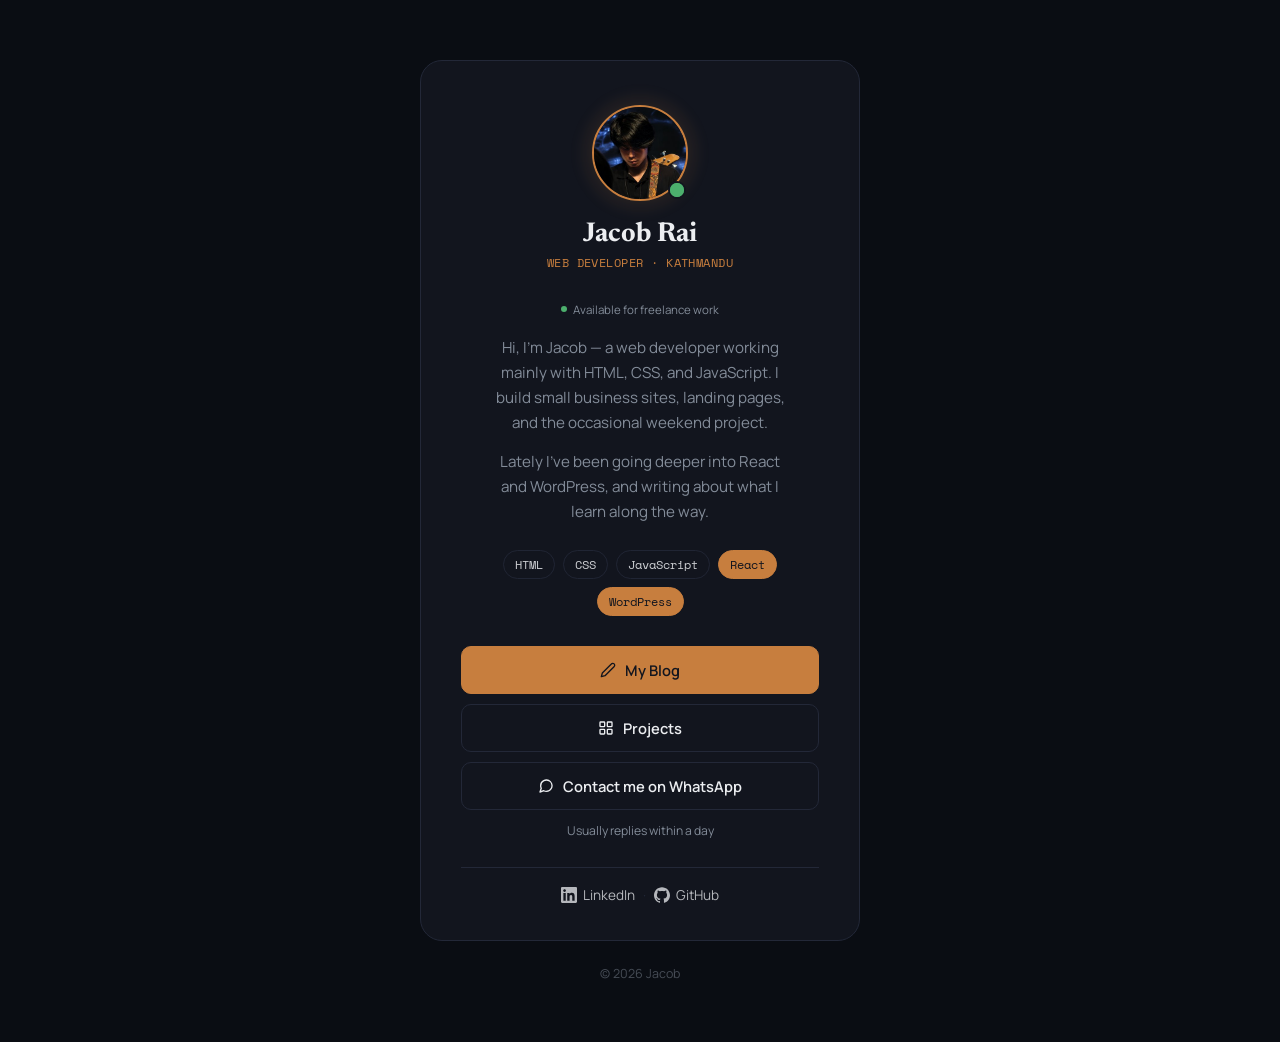
<file: index.html>
<!DOCTYPE html>
<html lang="en">
<head>
<meta charset="UTF-8">
<meta name="viewport" content="width=device-width, initial-scale=1.0">
<title>Jacob Rai — Web Developer</title>
<meta name="description" content="Jacob Rivera, web developer based in Kathmandu. HTML, CSS, JavaScript — currently building with React and WordPress.">
<link rel="preconnect" href="https://fonts.googleapis.com">
<link href="https://fonts.googleapis.com/css2?family=Newsreader:ital,wght@0,600;0,700;1,500&family=Manrope:wght@400;500;600;700&family=Space+Mono:wght@400;700&display=swap" rel="stylesheet">
<style>
  :root {
    --bg: #0A0D13;
    --card: #12151E;
    --ink: #ECEEF1;
    --muted: #838C99;
    --accent: #C77E3E;
    --accent-ink: #12151E;
    --line: #232838;
  }

  * { box-sizing: border-box; }
  html { scroll-behavior: smooth; }
  @media (prefers-reduced-motion: reduce) {
    html { scroll-behavior: auto; }
    * { transition: none !important; animation: none !important; }
  }

  body {
    margin: 0;
    min-height: 100vh;
    background: var(--bg);
    font-family: 'Manrope', system-ui, sans-serif;
    color: var(--ink);
    display: flex;
    align-items: center;
    justify-content: center;
    padding: 60px 20px;
  }

  a { color: inherit; }
  img { max-width: 100%; display: block; }

  .mono { font-family: 'Space Mono', monospace; }

  @keyframes rise {
    from { opacity: 0; transform: translateY(14px); }
    to { opacity: 1; transform: translateY(0); }
  }

  .card {
    background: var(--card);
    border: 1px solid var(--line);
    border-radius: 22px;
    max-width: 440px;
    width: 100%;
    padding: 44px 40px 36px;
    text-align: center;
    animation: rise 0.6s ease-out both;
  }

  .photo-wrap {
    position: relative;
    width: 96px;
    margin: 0 auto 20px;
  }

  .photo-wrap::before {
    content: '';
    position: absolute;
    inset: -18px;
    background: radial-gradient(circle, rgba(199,126,62,0.35), transparent 70%);
    filter: blur(4px);
    z-index: 0;
  }

  .photo {
    position: relative;
    width: 96px;
    height: 96px;
    border-radius: 50%;
    overflow: hidden;
    border: 2px solid var(--accent);
    z-index: 1;
  }

  .photo img {
    width: 100%;
    height: 100%;
    object-fit: cover;
    object-position: center 25%;
  }

  .status-dot {
    position: absolute;
    bottom: 2px;
    right: 2px;
    width: 18px;
    height: 18px;
    border-radius: 50%;
    background: #4CAF6D;
    border: 2px solid var(--card);
    z-index: 2;
  }

  .status-dot::after {
    content: '';
    position: absolute;
    inset: 0;
    border-radius: 50%;
    background: #4CAF6D;
    animation: pulse 2s ease-out infinite;
  }

  @keyframes pulse {
    0% { transform: scale(1); opacity: 0.6; }
    100% { transform: scale(2.2); opacity: 0; }
  }

  .availability {
    display: inline-flex;
    align-items: center;
    gap: 6px;
    font-size: 0.72rem;
    color: var(--muted);
    margin-bottom: 18px;
  }

  .availability .mini-dot {
    width: 6px;
    height: 6px;
    border-radius: 50%;
    background: #4CAF6D;
    flex-shrink: 0;
  }

  h1 {
    font-family: 'Newsreader', serif;
    font-weight: 700;
    font-size: 1.7rem;
    margin: 0 0 6px;
  }

  .role-label {
    font-size: 0.72rem;
    letter-spacing: 0.04em;
    color: var(--accent);
    margin-bottom: 24px;
  }

  .bio p {
    color: var(--muted);
    font-size: 0.95rem;
    margin: 0 auto 14px;
    line-height: 1.65;
    max-width: 34ch;
  }
  .bio p:last-child { margin-bottom: 26px; }

  .tag-row {
    display: flex;
    flex-wrap: wrap;
    justify-content: center;
    gap: 8px;
    margin-bottom: 30px;
  }

  .chip {
    font-family: 'Space Mono', monospace;
    font-size: 0.72rem;
    padding: 5px 11px;
    border: 1px solid var(--line);
    border-radius: 20px;
    color: var(--ink);
    opacity: 0.85;
  }

  .chip.learning {
    background: var(--accent);
    border-color: var(--accent);
    color: var(--accent-ink);
    opacity: 1;
  }

  .cta-list {
    display: flex;
    flex-direction: column;
    gap: 10px;
  }

  .cta {
    display: flex;
    align-items: center;
    justify-content: center;
    gap: 9px;
    padding: 13px 18px;
    border-radius: 10px;
    text-decoration: none;
    font-weight: 600;
    font-size: 0.92rem;
    border: 1.5px solid var(--line);
    color: var(--ink);
    transition: border-color 0.2s ease, transform 0.2s ease;
  }

  .cta svg {
    width: 16px;
    height: 16px;
    flex-shrink: 0;
  }

  .cta.primary {
    background: var(--accent);
    border-color: var(--accent);
    color: var(--accent-ink);
  }

  .cta:hover {
    border-color: var(--accent);
    transform: translateY(-1px);
  }

  .cta-note {
    text-align: center;
    color: var(--muted);
    font-size: 0.76rem;
    margin-top: 12px;
  }

  .divider {
    border: none;
    border-top: 1px solid var(--line);
    margin: 28px 0 18px;
  }

  .social-row {
    display: flex;
    justify-content: center;
    gap: 8px;
    font-size: 0.85rem;
    color: var(--muted);
  }

  .social-row a {
    display: flex;
    align-items: center;
    gap: 6px;
    text-decoration: none;
    color: var(--ink);
    opacity: 0.75;
  }
  .social-row a svg { width: 16px; height: 16px; }
  .social-row a:hover { opacity: 1; color: var(--accent); }

  .dot { color: var(--line); }

  .footer-note {
    text-align: center;
    margin-top: 24px;
    color: var(--muted);
    opacity: 0.5;
    font-size: 0.78rem;
  }

  @media (max-width: 480px) {
    .card { padding: 32px 24px 28px; }
  }

  :focus-visible {
    outline: 2px solid var(--accent);
    outline-offset: 2px;
  }
</style>
</head>
<body>

<div>
  <div class="card">
    <div class="photo-wrap">
    <div class="photo">
      <img src="[data-uri]" alt="Jacob Rai">
    </div>
    <span class="status-dot" title="Available for freelance work"></span>
    </div>
    <h1>Jacob Rai</h1>
    <div class="role-label mono">WEB DEVELOPER · KATHMANDU</div>
    <div class="availability"><span class="mini-dot"></span>Available for freelance work</div>

    <div class="bio">
      <p>Hi, I'm Jacob — a web developer working mainly with HTML, CSS, and JavaScript. I build small business sites, landing pages, and the occasional weekend project.</p>
      <p>Lately I've been going deeper into React and WordPress, and writing about what I learn along the way.</p>
    </div>

    <div class="tag-row">
      <span class="chip">HTML</span>
      <span class="chip">CSS</span>
      <span class="chip">JavaScript</span>
      <span class="chip learning">React</span>
      <span class="chip learning">WordPress</span>
    </div>

    <div class="cta-list">
      <a href="#" class="cta primary">
        <svg viewBox="0 0 24 24" fill="none" stroke="currentColor" stroke-width="2" stroke-linecap="round" stroke-linejoin="round"><path d="M17 3a2.85 2.83 0 1 1 4 4L7.5 20.5 2 22l1.5-5.5Z"/></svg>
        My Blog
      </a>
      <a href="projects.html" class="cta">
        <svg viewBox="0 0 24 24" fill="none" stroke="currentColor" stroke-width="2" stroke-linecap="round" stroke-linejoin="round"><rect x="3" y="3" width="7" height="7" rx="1"/><rect x="14" y="3" width="7" height="7" rx="1"/><rect x="3" y="14" width="7" height="7" rx="1"/><rect x="14" y="14" width="7" height="7" rx="1"/></svg>
        Projects
      </a>
      <a href="#" class="cta">
        <svg viewBox="0 0 24 24" fill="none" stroke="currentColor" stroke-width="2" stroke-linecap="round" stroke-linejoin="round"><path d="M21 11.5a8.38 8.38 0 0 1-.9 3.8 8.5 8.5 0 0 1-7.6 4.7 8.38 8.38 0 0 1-3.8-.9L3 21l1.9-5.7a8.38 8.38 0 0 1-.9-3.8 8.5 8.5 0 0 1 4.7-7.6 8.38 8.38 0 0 1 3.8-.9h.5a8.48 8.48 0 0 1 8 8v.5Z"/></svg>
        Contact me on WhatsApp
      </a>
    </div>
    <div class="cta-note">Usually replies within a day</div>

    <hr class="divider">

    <div class="social-row">
      <a href="#">
        <svg viewBox="0 0 24 24" fill="currentColor"><path d="M20.447 20.452h-3.554v-5.569c0-1.328-.027-3.037-1.852-3.037-1.853 0-2.136 1.445-2.136 2.939v5.667H9.351V9h3.414v1.561h.046c.477-.9 1.637-1.85 3.37-1.85 3.601 0 4.267 2.37 4.267 5.455v6.286zM5.337 7.433c-1.144 0-2.063-.926-2.063-2.065 0-1.138.92-2.063 2.063-2.063 1.14 0 2.064.925 2.064 2.063 0 1.139-.925 2.065-2.064 2.065zm1.782 13.019H3.555V9h3.564v11.452zM22.225 0H1.771C.792 0 0 .774 0 1.729v20.542C0 23.227.792 24 1.771 24h20.451C23.2 24 24 23.227 24 22.271V1.729C24 .774 23.2 0 22.222 0h.003z"/></svg>
        LinkedIn
      </a>
      <span class="dot">·</span>
      <a href="#">
        <svg viewBox="0 0 24 24" fill="currentColor"><path d="M12 .297c-6.63 0-12 5.373-12 12 0 5.303 3.438 9.8 8.205 11.385.6.113.82-.258.82-.577 0-.285-.01-1.04-.015-2.04-3.338.724-4.042-1.61-4.042-1.61C4.422 18.07 3.633 17.7 3.633 17.7c-1.087-.744.084-.729.084-.729 1.205.084 1.838 1.236 1.838 1.236 1.07 1.835 2.809 1.305 3.495.998.108-.776.417-1.305.76-1.605-2.665-.3-5.466-1.332-5.466-5.93 0-1.31.465-2.38 1.235-3.22-.135-.303-.54-1.523.105-3.176 0 0 1.005-.322 3.3 1.23.96-.267 1.98-.399 3-.405 1.02.006 2.04.138 3 .405 2.28-1.552 3.285-1.23 3.285-1.23.645 1.653.24 2.873.12 3.176.765.84 1.23 1.91 1.23 3.22 0 4.61-2.805 5.625-5.475 5.92.42.36.81 1.096.81 2.22 0 1.606-.015 2.896-.015 3.286 0 .315.21.69.825.57C20.565 22.092 24 17.592 24 12.297c0-6.627-5.373-12-12-12"/></svg>
        GitHub
      </a>
    </div>
  </div>
  <div class="footer-note">© 2026  Jacob</div>
</div>

</body>
</html>
</file>
